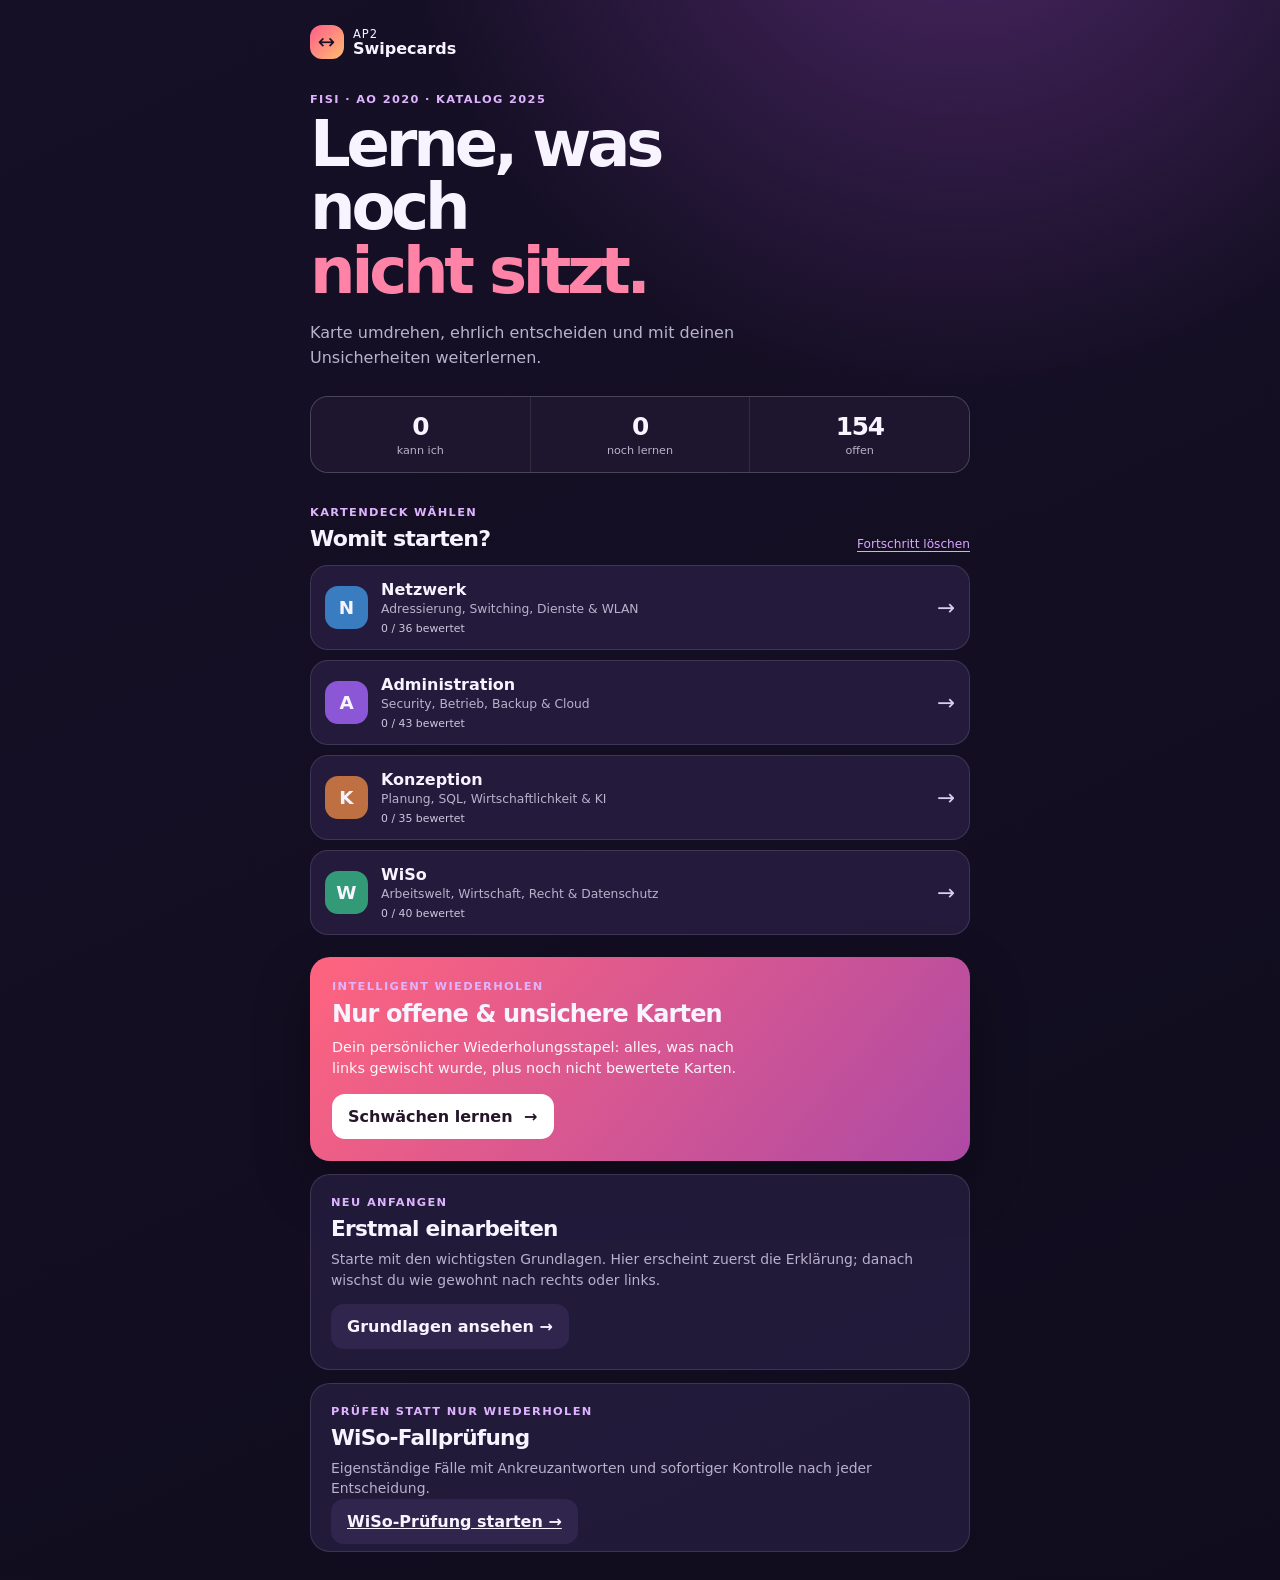
<file: index.html>
<!doctype html>
<html lang="de">
  <head>
    <meta charset="UTF-8" />
    <meta name="viewport" content="width=device-width, initial-scale=1, viewport-fit=cover" />
    <meta name="theme-color" content="#161027" />
    <meta name="description" content="Swipe-Lernkarten für die AP2 FISI und WiSo." />
    <link rel="manifest" href="manifest.webmanifest" />
    <link rel="icon" href="icon.svg" type="image/svg+xml" />
    <link rel="stylesheet" href="styles.css" />
    <style>.onboarding-card{margin-top:13px;padding:20px;border:1px solid rgba(255,255,255,.12);border-radius:20px;background:rgba(43,33,70,.67)}.onboarding-card h2{font-size:1.35rem}.onboarding-card p:not(.eyebrow){margin:8px 0 14px;color:#b9b2cc;line-height:1.45;font-size:.87rem}</style>
    <title>AP2 Swipecards</title>
  </head>
  <body>
    <main class="app-shell">
      <header class="topbar">
        <a class="brand" href="#" aria-label="Startseite"><span class="brand-mark">↔</span><span>AP2<br><b>Swipecards</b></span></a>
        <button id="install-button" class="icon-button hidden" type="button" aria-label="App installieren">⇩</button>
      </header>

      <section id="start-view" class="view active" aria-labelledby="start-title">
        <p class="eyebrow">FISI · AO 2020 · Katalog 2025</p>
        <h1 id="start-title">Lerne, was noch<br><em>nicht sitzt.</em></h1>
        <p class="intro">Karte umdrehen, ehrlich entscheiden und mit deinen Unsicherheiten weiterlernen.</p>
        <section class="scoreboard" aria-label="Dein Lernstand">
          <div><strong id="known-count">0</strong><span>kann ich</span></div>
          <div><strong id="learn-count">0</strong><span>noch lernen</span></div>
          <div><strong id="open-count">0</strong><span>offen</span></div>
        </section>
        <section class="deck-picker" aria-labelledby="deck-title">
          <div class="section-title"><div><p class="eyebrow">Kartendeck wählen</p><h2 id="deck-title">Womit starten?</h2></div><button id="reset-button" class="text-button" type="button">Fortschritt löschen</button></div>
          <div id="deck-list" class="deck-list"></div>
        </section>
        <section class="learn-again">
          <p class="eyebrow">Intelligent wiederholen</p>
          <h2>Nur offene & unsichere Karten</h2>
          <p>Dein persönlicher Wiederholungsstapel: alles, was nach links gewischt wurde, plus noch nicht bewertete Karten.</p>
          <button id="start-priority" class="primary-button" type="button">Schwächen lernen <span>→</span></button>
        </section>
        <section class="onboarding-card">
          <p class="eyebrow">Neu anfangen</p>
          <h2>Erstmal einarbeiten</h2>
          <p>Starte mit den wichtigsten Grundlagen. Hier erscheint zuerst die Erklärung; danach wischst du wie gewohnt nach rechts oder links.</p>
          <button id="start-learning" class="secondary-button" type="button">Grundlagen ansehen <span>→</span></button>
        </section>
        <section class="onboarding-card">
          <p class="eyebrow">Prüfen statt nur wiederholen</p>
          <h2>WiSo-Fallprüfung</h2>
          <p>Eigenständige Fälle mit Ankreuzantworten und sofortiger Kontrolle nach jeder Entscheidung.</p>
          <a class="secondary-button" href="wiso-pruefung.html">WiSo-Prüfung starten →</a>
        </section>
      </section>

      <section id="study-view" class="view" aria-live="polite">
        <div class="study-topline"><button id="back-button" class="back-button" type="button">← Übersicht</button><span id="card-counter"></span></div>
        <div class="progress-track"><span id="progress-bar"></span></div>
        <div id="card-stage" class="card-stage">
          <article id="next-card" class="study-card ghost-card" aria-hidden="true"></article>
          <article id="study-card" class="study-card" tabindex="0" aria-label="Lernkarte. Zum Umdrehen antippen.">
            <div class="card-face card-front">
              <div class="card-meta"><span id="card-category" class="chip"></span><span id="card-length"></span></div>
              <p class="card-label">Vorderseite</p>
              <h2 id="card-title"></h2>
              <p id="card-prompt" class="card-prompt"></p>
              <p class="flip-hint">Antippen zum Umdrehen <span>↻</span></p>
            </div>
            <div class="card-face card-back">
              <div class="card-meta"><span id="back-category" class="chip"></span><span class="answer-label">Antwort</span></div>
              <div id="card-answer" class="card-answer"></div>
              <p class="flip-hint">Nochmal antippen für die Frage <span>↻</span></p>
            </div>
          </article>
          <div id="empty-state" class="empty-state hidden"><span>✓</span><h2>Stapel geschafft!</h2><p>Du hast alle Karten dieses Durchgangs bewertet.</p><button id="restart-button" class="primary-button" type="button">Noch einmal mischen</button><button id="home-button" class="secondary-button" type="button">Zur Übersicht</button></div>
        </div>
        <div id="swipe-help" class="swipe-help"><span>← Noch lernen</span><span>Karte umdrehen</span><span>Kann ich →</span></div>
        <div id="controls" class="controls">
          <button id="learn-button" class="decision-button learn" type="button" aria-label="Noch lernen: nach links wischen"><span>×</span><small>Noch lernen</small></button>
          <button id="flip-button" class="flip-button" type="button" aria-label="Karte umdrehen">↻</button>
          <button id="know-button" class="decision-button know" type="button" aria-label="Kann ich: nach rechts wischen"><span>✓</span><small>Kann ich</small></button>
        </div>
        <p class="keyboard-hint">Tastatur: ← noch lernen · Leertaste drehen · → kann ich</p>
      </section>
    </main>
    <script src="cards.js"></script>
    <script src="app.js"></script>
  </body>
</html>
</file>
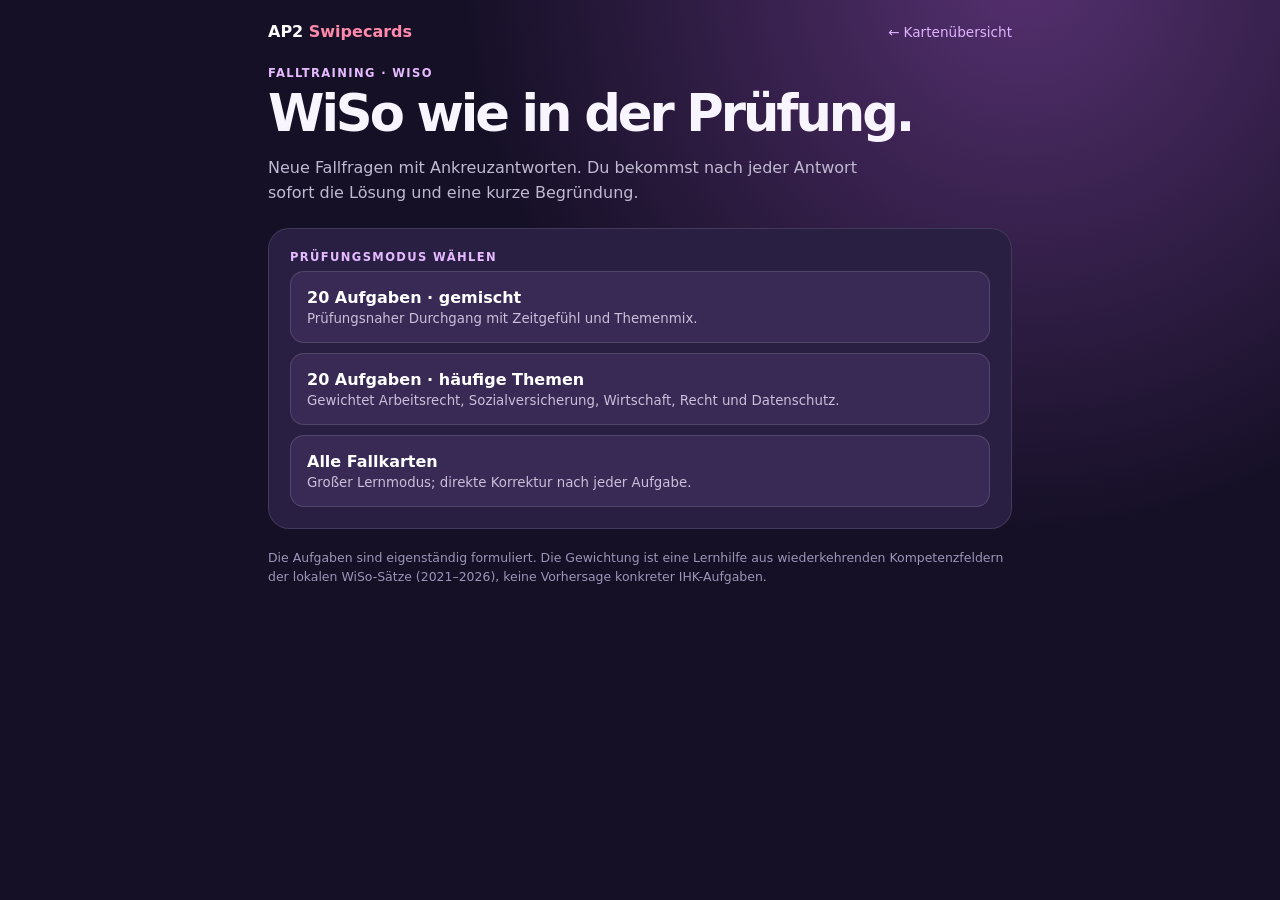
<file: wiso-pruefung.html>
<!doctype html>
<html lang="de"><head><meta charset="utf-8"><meta name="viewport" content="width=device-width,initial-scale=1,viewport-fit=cover"><meta name="theme-color" content="#161027"><title>WiSo Prüfungstrainer</title><style>
:root{font-family:Inter,system-ui,sans-serif;color:#f8f5ff;background:#161027}*{box-sizing:border-box}body{margin:0;background:radial-gradient(circle at 80% -5%,#55306f,transparent 35rem),#161027}.shell{width:min(780px,100%);margin:auto;padding:22px 18px 42px}.top{display:flex;justify-content:space-between;align-items:center;margin-bottom:25px}.brand{color:#fff;text-decoration:none;font-weight:800}.brand span{color:#ff89aa}.back{color:#dfb4ff;text-decoration:none;font-size:.85rem}.view{display:none}.view.active{display:block}.eyebrow{margin:0 0 7px;color:#e6baff;font-size:.72rem;font-weight:800;letter-spacing:.12em;text-transform:uppercase}h1{margin:0;font-size:clamp(2rem,8vw,3.2rem);letter-spacing:-.06em;line-height:1.04}h2{letter-spacing:-.035em}.intro{color:#c1b9d2;line-height:1.55;max-width:610px}.panel{margin-top:22px;padding:21px;border:1px solid #ffffff1f;border-radius:21px;background:#291f43}.mode{display:grid;gap:10px}.mode button,.next,.again{border:1px solid #ffffff23;border-radius:14px;color:#fff;background:#382955;padding:16px;text-align:left;font:inherit;font-weight:750}.mode button:hover{background:#493568}.mode small{display:block;color:#cabfda;font-weight:400;margin-top:4px}.note{margin-top:20px;color:#9e94b6;font-size:.78rem;line-height:1.5}.bar{height:6px;margin:15px 0 21px;overflow:hidden;border-radius:9px;background:#ffffff18}.bar span{display:block;width:0;height:100%;background:linear-gradient(90deg,#ff7198,#bd7eff);transition:width .25s}.meta{display:flex;justify-content:space-between;color:#c8bdd9;font-size:.8rem}.question{padding:23px;border:1px solid #ffffff20;border-radius:23px;background:#2a2045;box-shadow:0 18px 43px #0004}.case{margin:15px 0 22px;padding:14px;border-left:3px solid #ff779d;color:#eee8f7;background:#ffffff09;border-radius:0 12px 12px 0;line-height:1.5}.prompt{font-size:1.17rem;font-weight:750;line-height:1.42}.answers{display:grid;gap:9px;margin-top:21px}.answer{display:flex;gap:12px;align-items:flex-start;padding:14px;border:1px solid #ffffff1a;border-radius:14px;color:#f6f1ff;background:#201936;cursor:pointer;line-height:1.42}.answer input{margin-top:4px;accent-color:#e875e8}.answer.selected{border-color:#cb86f6;background:#422a61}.actions{display:flex;gap:10px;margin-top:18px}.check,.next,.again{border:0;background:#fff;color:#291638;padding:13px 16px;border-radius:13px;font-weight:850}.next{color:#fff;background:#51356d;margin-left:auto}.explanation{margin-top:18px;padding:16px;border-radius:14px;background:#ffffff0c;line-height:1.5}.explanation.good{border-left:3px solid #42d2a8}.explanation.bad{border-left:3px solid #ff6d94}.hidden{display:none!important}.result{padding:28px;border-radius:23px;background:linear-gradient(140deg,#49305e,#251c40);text-align:center}.score{font-size:4rem;font-weight:900;letter-spacing:-.09em}.result p{color:#d4cbe1;line-height:1.5}.again{margin-top:10px}.review{margin-top:23px;text-align:left}.review li{margin:10px 0;color:#d7cfdf}.tag{padding:4px 8px;border-radius:999px;background:#e078b344;color:#ffd4e6;font-size:.72rem;font-weight:800}@media(max-width:440px){.shell{padding-inline:13px}.question{padding:18px}.actions{flex-wrap:wrap}.next{margin-left:0}}
</style></head><body><main class="shell"><header class="top"><a class="brand" href="index.html">AP2 <span>Swipecards</span></a><a class="back" href="index.html">← Kartenübersicht</a></header>
<section id="start" class="view active"><p class="eyebrow">Falltraining · WiSo</p><h1>WiSo wie in der Prüfung.</h1><p class="intro">Neue Fallfragen mit Ankreuzantworten. Du bekommst nach jeder Antwort sofort die Lösung und eine kurze Begründung.</p><div class="panel"><p class="eyebrow">Prüfungsmodus wählen</p><div class="mode"><button data-mode="exam">20 Aufgaben · gemischt <small>Prüfungsnaher Durchgang mit Zeitgefühl und Themenmix.</small></button><button data-mode="focus">20 Aufgaben · häufige Themen <small>Gewichtet Arbeitsrecht, Sozialversicherung, Wirtschaft, Recht und Datenschutz.</small></button><button data-mode="learn">Alle Fallkarten <small>Großer Lernmodus; direkte Korrektur nach jeder Aufgabe.</small></button></div></div><p class="note">Die Aufgaben sind eigenständig formuliert. Die Gewichtung ist eine Lernhilfe aus wiederkehrenden Kompetenzfeldern der lokalen WiSo-Sätze (2021–2026), keine Vorhersage konkreter IHK-Aufgaben.</p></section>
<section id="quiz" class="view"><div class="meta"><span id="counter"></span><span id="topic" class="tag"></span></div><div class="bar"><span id="bar"></span></div><article class="question"><p id="instruction" class="eyebrow"></p><div id="case" class="case"></div><p id="prompt" class="prompt"></p><div id="answers" class="answers"></div><div id="feedback" class="explanation hidden"></div><div class="actions"><button id="check" class="check">Antwort kontrollieren</button><button id="next" class="next hidden">Nächste Aufgabe →</button></div></article></section>
<section id="result" class="view"><div class="result"><p class="eyebrow">Durchgang beendet</p><div id="score" class="score"></div><h2 id="result-title"></h2><p id="result-text"></p><button id="again" class="again">Neue Prüfung starten</button></div><ol id="review" class="review"></ol></section>
</main><script src="wiso-questions.js"></script><script src="wiso-app.js"></script></body></html>
</file>
<file: styles.css>
:root { --ink:#f7f4ff; --muted:#b9b2cc; --surface:#231b3a; --surface-2:#30264d; --line:rgba(255,255,255,.12); --pink:#ff5c8a; --green:#44d7a8; --blue:#67b7ff; --orange:#ffad65; --shadow:0 22px 55px rgba(0,0,0,.32); font-family:Inter, ui-sans-serif,system-ui,-apple-system,BlinkMacSystemFont,"Segoe UI",sans-serif; color:var(--ink); background:#161027; }
* { box-sizing:border-box; } body { margin:0; min-height:100vh; background:radial-gradient(circle at 75% -10%,#4d2766 0,transparent 35rem),linear-gradient(155deg,#161027 0%,#100c1d 100%); } button { font:inherit; cursor:pointer; } .app-shell { max-width:700px; margin:auto; min-height:100vh; padding:18px 20px calc(28px + env(safe-area-inset-bottom)); } .topbar { height:48px; display:flex; justify-content:space-between; align-items:center; margin-bottom:26px; } .brand { color:inherit; text-decoration:none; display:flex; gap:9px; align-items:center; font-size:.72rem; line-height:.9rem; letter-spacing:.08em; } .brand b { font-size:1rem; letter-spacing:0; } .brand-mark { display:grid; place-items:center; width:34px; height:34px; border-radius:12px; color:#191126; font-size:1.3rem; background:linear-gradient(135deg,var(--pink),#ffbd72); } .icon-button,.flip-button { border:0; color:var(--ink); background:var(--surface-2); border-radius:12px; } .icon-button { width:42px; height:42px; font-size:1.25rem; } .hidden { display:none!important; } .view { display:none; } .view.active { display:block; } .eyebrow { margin:0 0 7px; color:#dfb4ff; font-weight:750; font-size:.71rem; letter-spacing:.12em; text-transform:uppercase; } h1 { max-width:500px; margin:0; font-size:clamp(2.45rem,9vw,4rem); line-height:.99; letter-spacing:-.065em; } h1 em { color:#ff83a7; font-style:normal; } h2 { margin:0; letter-spacing:-.035em; } .intro { max-width:430px; margin:18px 0 25px; color:var(--muted); line-height:1.55; } .scoreboard { display:grid; grid-template-columns:repeat(3,1fr); gap:1px; overflow:hidden; border:1px solid var(--line); border-radius:18px; background:var(--line); } .scoreboard div { padding:15px 10px; text-align:center; background:rgba(26,19,44,.86); } .scoreboard strong { display:block; font-size:1.55rem; letter-spacing:-.05em; } .scoreboard span { display:block; margin-top:3px; color:var(--muted); font-size:.7rem; } .deck-picker { margin-top:32px; } .section-title { display:flex; align-items:end; justify-content:space-between; margin-bottom:14px; } .section-title h2 { font-size:1.38rem; } .text-button { padding:0; border:0; color:#d9a7ff; background:none; font-size:.76rem; text-decoration:underline; text-underline-offset:3px; } .deck-list { display:grid; gap:10px; } .deck-card { width:100%; padding:14px; border:1px solid var(--line); border-radius:18px; color:var(--ink); display:flex; align-items:center; gap:13px; text-align:left; background:rgba(43,33,70,.72); transition:transform .16s,background .16s; } .deck-card:hover { transform:translateY(-2px); background:#352855; } .deck-icon { flex:0 0 43px; display:grid; place-items:center; width:43px; height:43px; border-radius:13px; font-weight:850; font-size:1.15rem; background:#397dc0; } .purple .deck-icon { background:#8c57d6; } .orange .deck-icon { background:#bf7043; } .green .deck-icon { background:#329a77; } .deck-copy { flex:1; min-width:0; } .deck-copy strong,.deck-copy small,.deck-copy i { display:block; } .deck-copy strong { font-size:1rem; } .deck-copy small { margin-top:3px; color:var(--muted); font-size:.77rem; white-space:nowrap; overflow:hidden; text-overflow:ellipsis; } .deck-copy i { margin-top:6px; color:#cfc6df; font-size:.68rem; font-style:normal; } .deck-arrow { color:#d7cfec; font-size:1.35rem; } .learn-again { margin-top:22px; padding:22px; border-radius:20px; background:linear-gradient(130deg,#ff647e,#ae4aa5); box-shadow:var(--shadow); } .learn-again h2 { font-size:1.5rem; } .learn-again p:not(.eyebrow) { margin:9px 0 16px; max-width:420px; color:#fff5fa; line-height:1.45; font-size:.9rem; } .primary-button,.secondary-button { border:0; border-radius:13px; font-weight:750; padding:13px 16px; } .primary-button { color:#26142b; background:#fff; } .primary-button span { margin-left:6px; } .secondary-button { color:var(--ink); background:var(--surface-2); } .study-topline { display:flex; justify-content:space-between; align-items:center; color:var(--muted); font-size:.78rem; } .back-button { padding:6px 0; border:0; color:var(--ink); background:none; font-weight:700; } .progress-track { height:5px; margin:14px 0 21px; overflow:hidden; border-radius:5px; background:rgba(255,255,255,.12); } .progress-track span { display:block; width:0; height:100%; background:linear-gradient(90deg,#ff7399,#d67dff); transition:width .3s; } .card-stage { position:relative; min-height:455px; perspective:1200px; } .study-card { position:relative; z-index:2; width:100%; min-height:455px; transform-style:preserve-3d; transition:transform .38s cubic-bezier(.2,.8,.2,1),opacity .2s; user-select:none; touch-action:pan-y; outline:none; } .study-card.flipped { transform:rotateY(180deg); } .card-face { position:absolute; inset:0; display:flex; flex-direction:column; padding:25px; overflow:auto; border:1px solid rgba(255,255,255,.16); border-radius:27px; backface-visibility:hidden; background:linear-gradient(145deg,#382c5d,#251d40); box-shadow:var(--shadow); } .card-back { transform:rotateY(180deg); background:linear-gradient(145deg,#51395e,#2e2146); } .card-meta { display:flex; justify-content:space-between; align-items:center; gap:10px; color:var(--muted); font-size:.72rem; } .chip { padding:5px 9px; border-radius:99px; color:#f8e8ff; background:rgba(213,126,255,.24); font-weight:700; } .card-label,.answer-label { margin:47px 0 10px; color:#d9bbf5; font-size:.7rem; letter-spacing:.14em; font-weight:800; text-transform:uppercase; } .answer-label { margin:0; } .card-face h2 { font-size:clamp(1.72rem,6vw,2.25rem); line-height:1.08; } .card-prompt { margin:17px 0 auto; color:#faf8ff; font-size:1.08rem; line-height:1.53; } .card-answer { margin-top:40px; margin-bottom:auto; color:#fff9ff; font-size:1.02rem; line-height:1.6; } .flip-hint { margin:24px 0 0; color:#c7bddb; font-size:.75rem; text-align:center; } .flip-hint span { font-size:1rem; } .ghost-card { position:absolute; z-index:1; top:10px; left:10px; right:10px; min-height:445px; padding:20px; overflow:hidden; border-radius:27px; color:rgba(255,255,255,.35); background:#221a39; border:1px solid var(--line); } .intent-left { box-shadow:-14px 0 0 rgba(255,92,138,.8),var(--shadow); } .intent-right { box-shadow:14px 0 0 rgba(68,215,168,.8),var(--shadow); } .leave-left { transform:translateX(-130%) rotate(-18deg)!important; opacity:0; } .leave-right { transform:translateX(130%) rotate(18deg)!important; opacity:0; } .controls { display:grid; grid-template-columns:1fr 55px 1fr; align-items:center; gap:15px; margin:24px auto 0; max-width:480px; } .decision-button { display:flex; align-items:center; justify-content:center; gap:8px; min-height:54px; border-radius:16px; font-weight:800; border:1px solid; } .decision-button span { font-size:1.6rem; line-height:1; } .decision-button small { font-size:.78rem; } .learn { color:#ffb5c7; border-color:#82445d; background:#3c2136; } .know { color:#a8f7df; border-color:#3d866f; background:#183b37; } .flip-button { height:55px; font-size:1.3rem; } .swipe-help { display:flex; justify-content:space-between; margin:19px 6px 0; color:var(--muted); font-size:.69rem; } .swipe-help span:nth-child(2) { color:#d9b5ff; } .keyboard-hint { margin:20px 0 0; color:#857b9c; font-size:.7rem; text-align:center; } .empty-state { position:absolute; inset:0; z-index:4; display:flex; flex-direction:column; align-items:center; justify-content:center; text-align:center; padding:34px; border-radius:27px; background:linear-gradient(145deg,#382c5d,#251d40); box-shadow:var(--shadow); } .empty-state>span { display:grid; place-items:center; width:68px; height:68px; margin-bottom:18px; border-radius:50%; color:#211733; background:var(--green); font-size:2rem; font-weight:900; } .empty-state h2 { font-size:2rem; } .empty-state p { max-width:290px; color:var(--muted); line-height:1.5; } .empty-state button { margin-top:8px; } @media (max-width:380px) { .app-shell { padding-inline:14px; } .card-face { padding:20px; } .card-stage,.study-card { min-height:430px; } .controls { gap:8px; } .decision-button small { font-size:.69rem; } }
</file>
